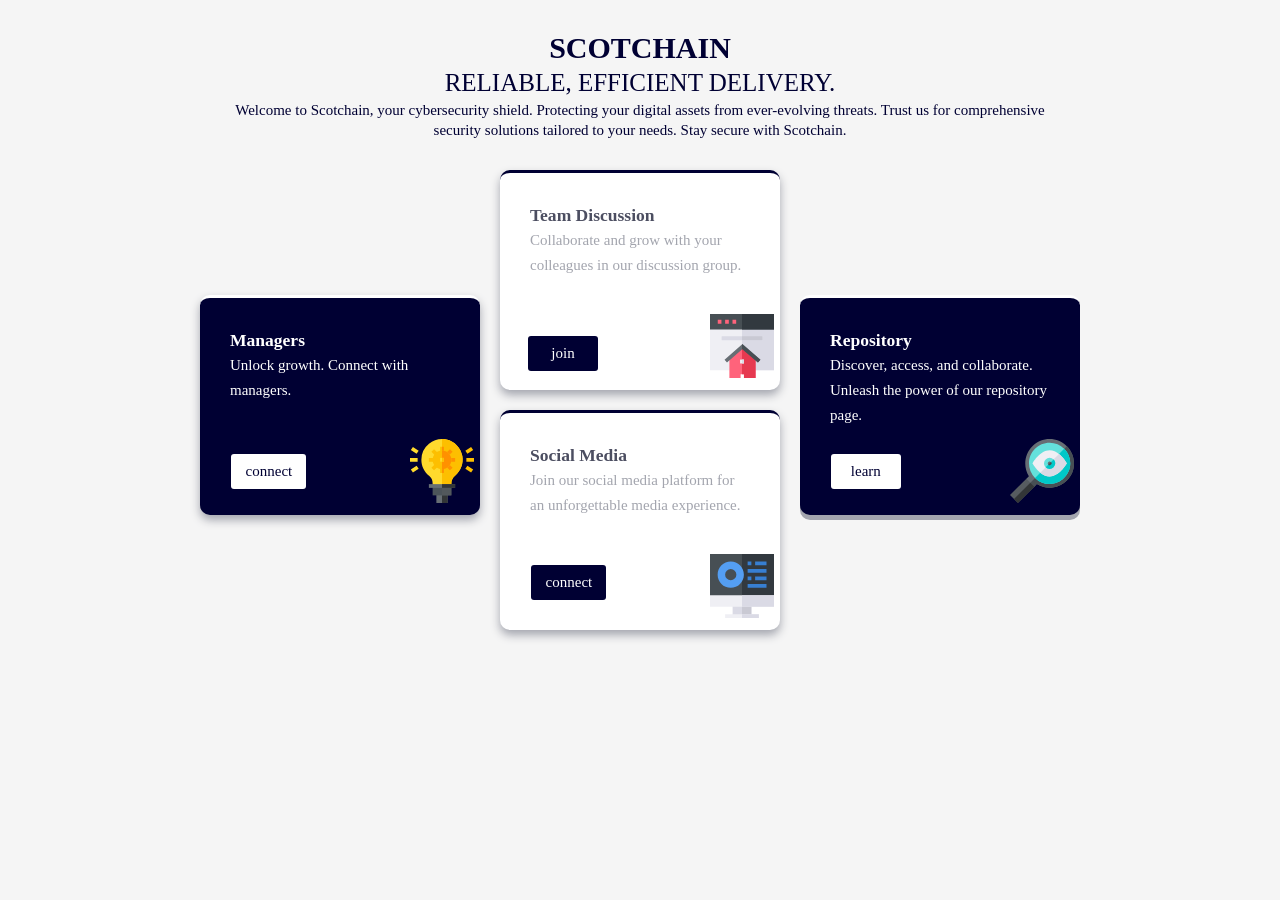
<file: index.html>
<!DOCTYPE html>
<html lang="en">
<head>
      <meta charset="UTF-8">
      <meta name="viewport" content="width=device-width, initial-scale=1.0">
      <link rel="icon" type="image/png" sizes="32x32" href="vect.JFIF">
      <link rel="stylesheet" type="text/css" href="style.css">
      <title>scotchain</title>
</head>
<body>
  <div class="container">
          
    <header class="badmus">

          <div class="section-1"> 

              <h1 class="head-1">SCOTCHAIN</h1>
              <h2 class="head-2">RELIABLE, EFFICIENT DELIVERY. </h2>

              <p>Welcome to Scotchain, your cybersecurity shield. Protecting your digital assets from ever-evolving threats. Trust us for comprehensive security solutions tailored to your needs. Stay secure with Scotchain. </p>

          </div>

          <div class="section-2">

                  <div class="sub-1">
                      <h3> Managers </h3>
                      <p> Unlock growth. Connect with managers. </p>
                      <img src="icon-karma.svg">
                      <a href="manage.html">connect</a>
                  </div>

                  <div class="sub-sect">

                    <div class="sub-2">
                          <h3> Team Discussion </h3>
                          <p>Collaborate and grow with your colleagues in our discussion group.</p>
                          <img src="icon-team-builder.svg">
                          <a href="team.html">join</a>
                      </div>

                      <div class="sub-3">
                          <h3> Social Media </h3>
                          <p>Join our social media platform for an unforgettable media experience. </p>
                          <img src="icon-calculator.svg">
                          <a href="social.html">connect</a>
                      </div>

                    </div>

                  <div class="sub-4">
                      <h3> Repository </h3>
                      <p> Discover, access, and collaborate. Unleash the power of our repository page.</p>
                      <img src="icon-supervisor.svg">
                      <a href="https://github.com/Scotchain/repository">learn</a>
                  </div>

          </div>

    </header>

  </div>

</body>
</html>
</file>
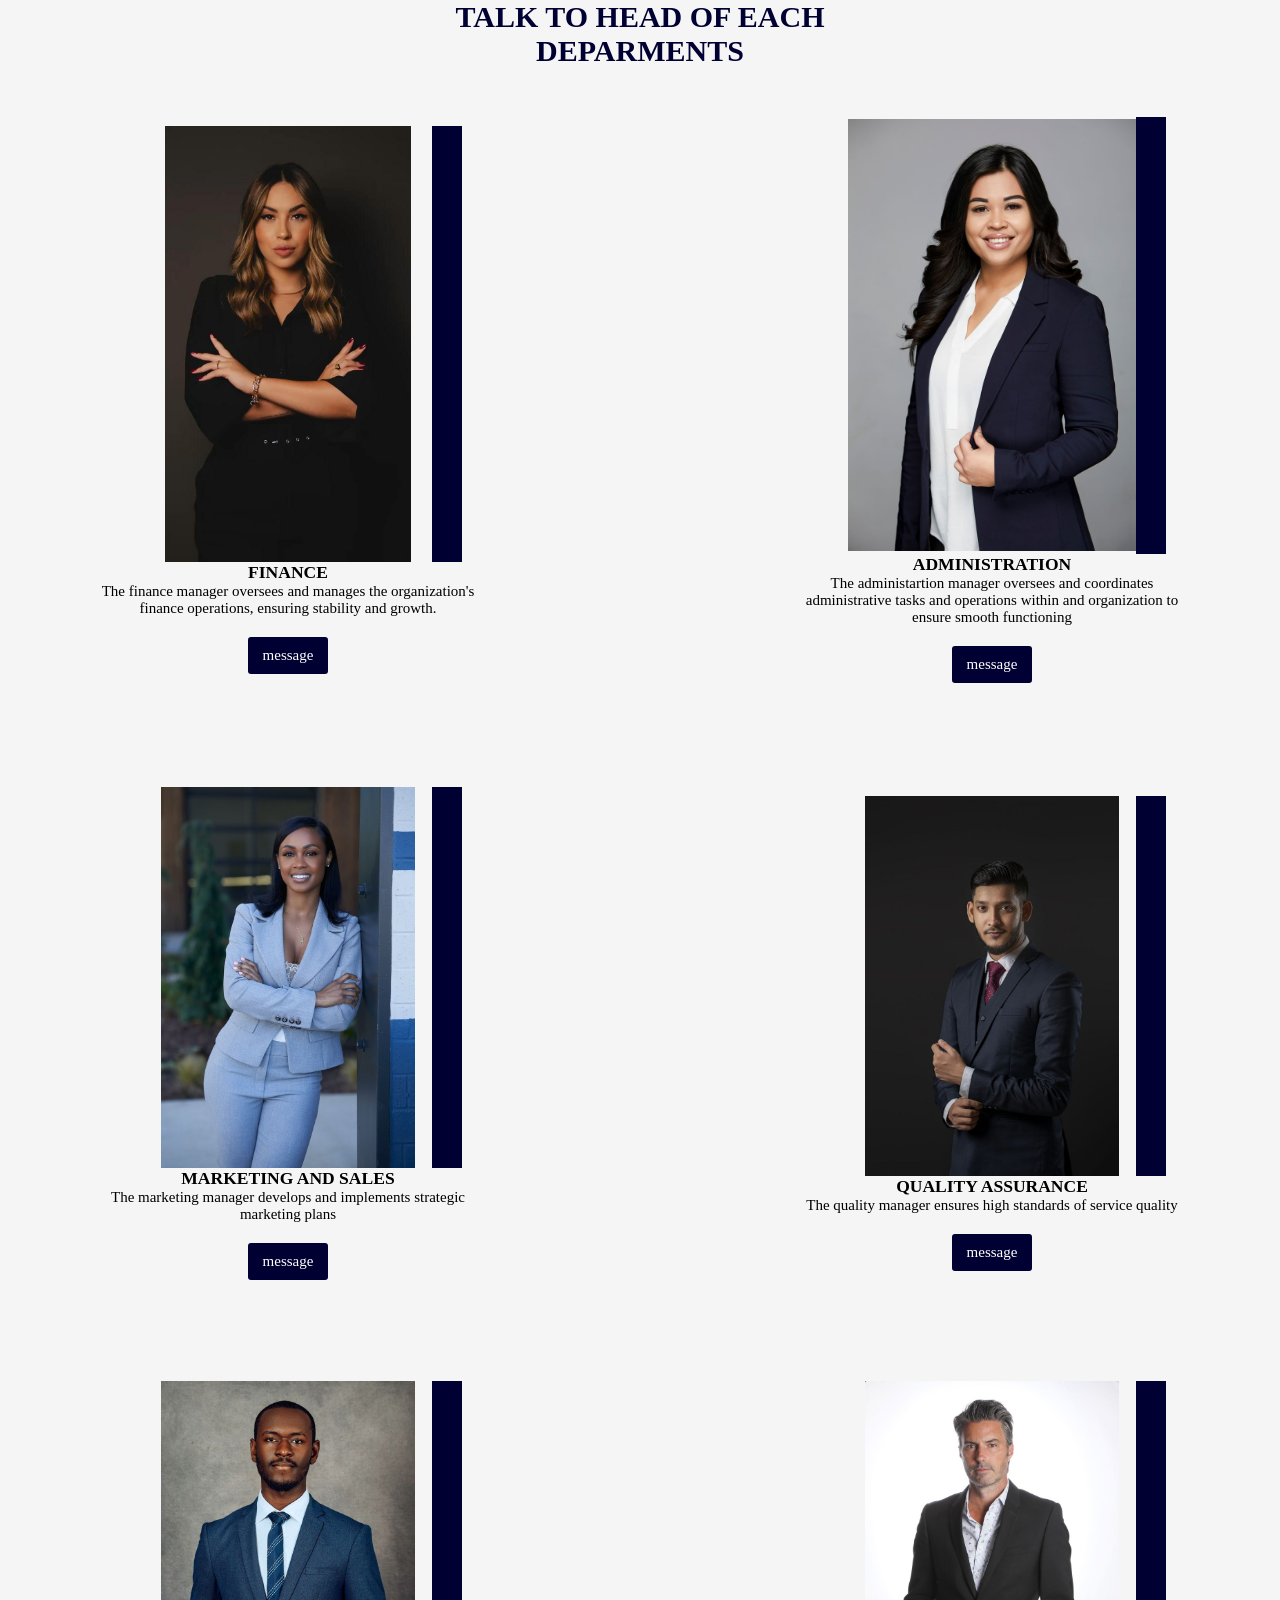
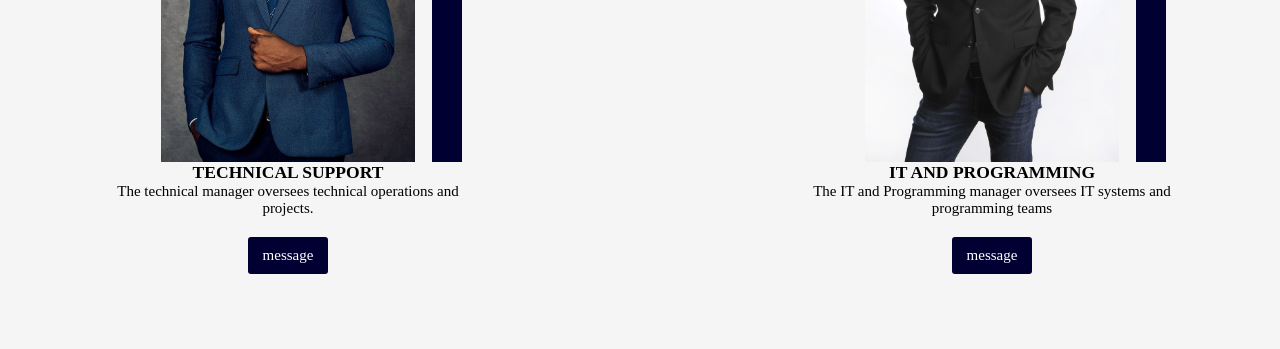
<file: manage.html>
<!DOCTYPE html>
<html>
<head>
	<meta charset="utf-8">
	<meta name="viewport" content="width=device-width, initial-scale=1">
	<link rel="icon" type="image/png" sizes="32x32" href="vect.JFIF">
    <link rel="stylesheet" type="text/css" href="style.css">
	<title>Manager</title>
</head>
<body>

	<div class="talk">
		  		<h1>TALK TO HEAD OF EACH <br> DEPARMENTS</h1>
		  	</div>

		  <div class="team-container">

		    <div class="team-card">
		      <img src="finance.jpg" alt="finance Manager">
		      <h3>FINANCE</h3>
		      <p>The finance manager oversees and manages the organization's finance operations, ensuring stability and growth. </p>
		      <a href="team.html">message</a>
		    </div>
		    <div class="team-card">
		      <img src="admin.jpg" alt="admin manager" >
		      <h3>ADMINISTRATION</h3>
		      <p>The administartion manager oversees and coordinates administrative tasks and operations within and organization to ensure smooth functioning</p>
		      <a href="team.html">message</a>
		    </div>
		    <div class="team-card">
		      <img src="marketing.jpg" alt="marketing manager">
		      <h3>MARKETING AND SALES</h3>
		      <p>The marketing manager develops and implements strategic marketing plans</p>
		      <a href="team.html">message</a>
		    </div>
		    <div class="team-card">
		      <img src="quality-assurance.jpg" alt="quality manager">
		      <h3>QUALITY ASSURANCE</h3>
		      <p>The quality manager ensures high standards of service quality</p>
		      <a href="team.html">message</a>
		    </div>
		     <div class="team-card">
		      <img src="technical-support.jpg" alt="Technical manager">
		      <h3>TECHNICAL SUPPORT</h3>
		      <p>The technical manager oversees technical operations and projects. </p>
		      <a href="team.html">message</a>
		    </div>
		     <div class="team-card">
		      <img src="programming.jpg" alt="it manager">
		      <h3>IT AND PROGRAMMING</h3>
		      <p>The IT and Programming manager oversees IT systems and programming teams</p>
		      <a href="team.html">message</a>
		    </div>
		  </div>


</body>
</html>
</file>
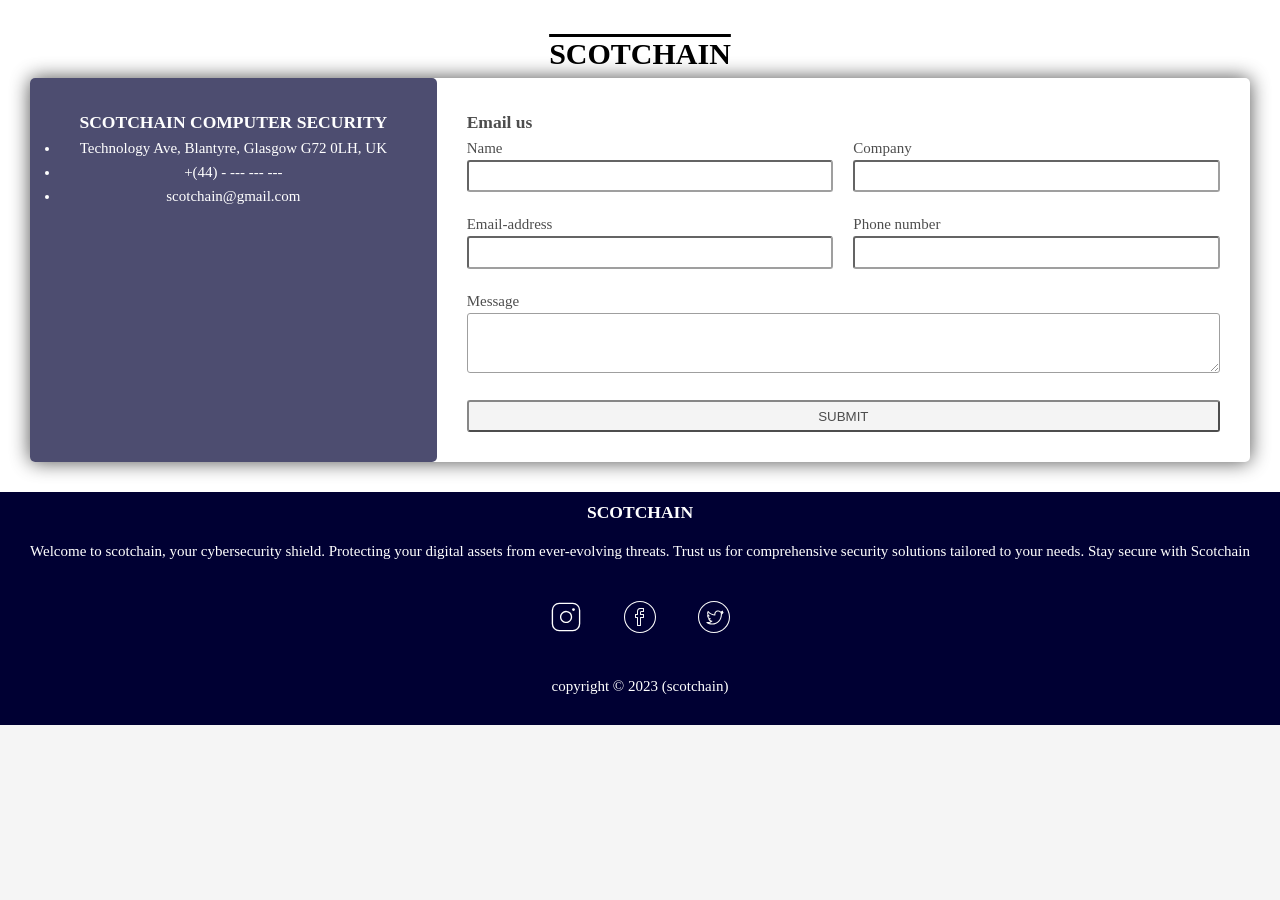
<file: social.html>
<!DOCTYPE html>
<html>
<head>
	<meta charset="utf-8">
	<meta name="viewport" content="width=device-width, initial-scale=1">
	<link rel="icon" type="image/png" sizes="32x32" href="vect.JFIF">
    <link rel="stylesheet" type="text/css" href="style.css">
	<title>social</title>
</head>
<body>

	<div class="social_container"> 
				
		<div class="content">
				<h1 class="brand">SCOTCHAIN </h1>
			<div class="wrapper">

			<div class="company-info">

					<h3> SCOTCHAIN COMPUTER SECURITY </h3>
						<ul>
							<li> Technology Ave, Blantyre, Glasgow G72 0LH, UK</li>
							<li> +(44) - --- --- --- </li>
							<li> scotchain@gmail.com</li>
						</ul>
			</div>

			<div class="contact">
				<h3>Email us</h3>
				<form>
					<p>
						<label> Name </label>
						<input type="text" name="name">
					</p>
					<p>
						<label> Company </label>
						<input type="text" name="company">
					</p>
					<p>
						<label> Email-address </label>
						<input type="email" name="email">
					</p>
					<p>
						<label> Phone number </label>
						<input type="text" name="phone">
					</p>
					<p class="full">
						<label> Message </label>
						<textarea name="message" rows="3"> </textarea>
					</p>
					<p class="full">
						<button>SUBMIT</button>
					</p>


				</form>
				

			</div>
		</div>

				

		</div>
		  	<div class="footer">
				<h3>SCOTCHAIN</h3>
				<p>Welcome to scotchain, your cybersecurity shield. Protecting your digital assets from ever-evolving threats. Trust us for comprehensive security solutions tailored to your needs. Stay secure with Scotchain </p>

				<ul>

					<li>
						<a href="#"><img src="instagram.svg"></a>
					</li>

					<li>
						<a href="#"> <img src="icon-facebook.svg"> </a>
					</li>

					<li>
						<a href="#"><img src="icon-twitter.svg"></a>
					</li>
					
				</ul>
				
				<p>copyright &copy 2023 (scotchain) </p>   
		</div>

	</div>

</body>
</html>
</file>
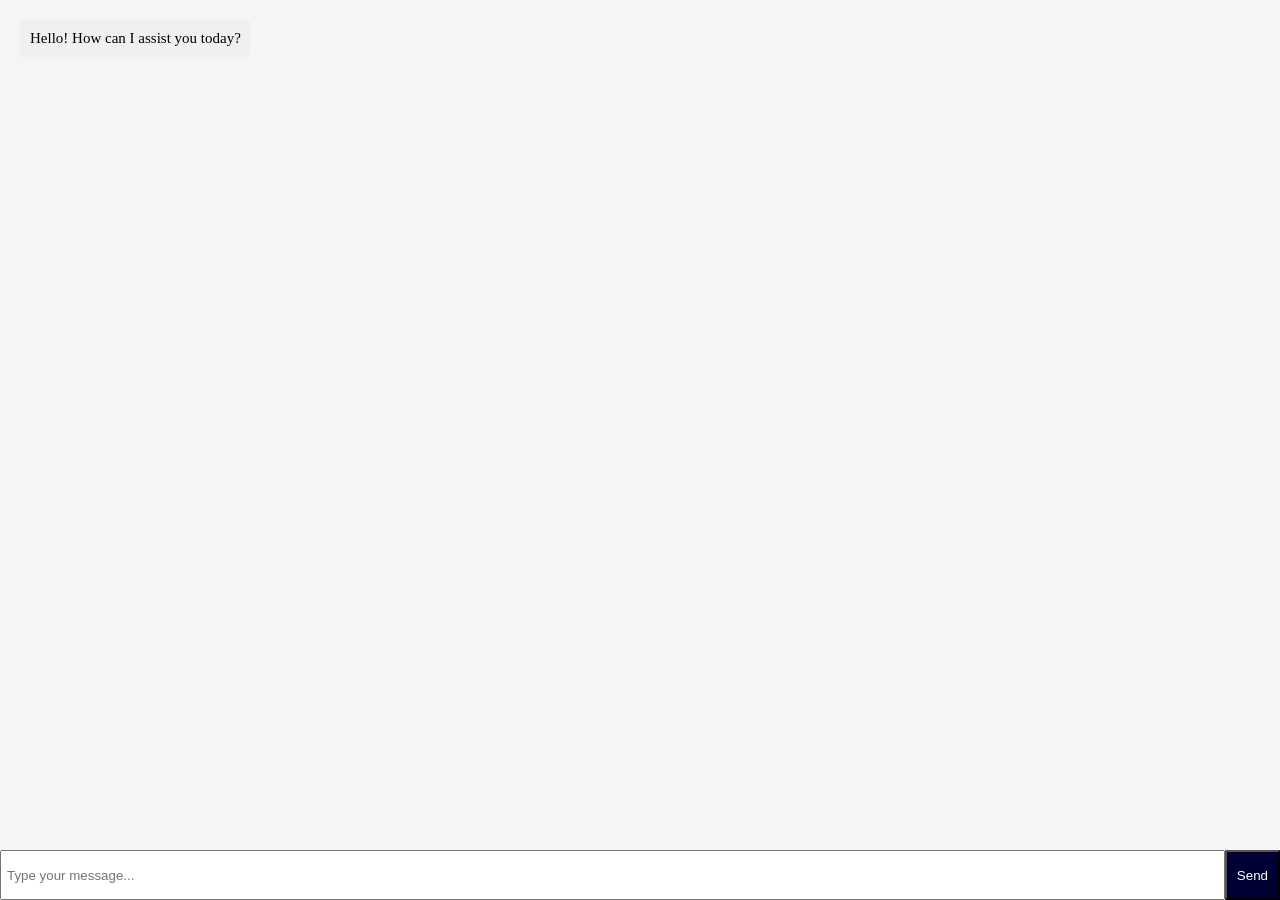
<file: team.html>
<!DOCTYPE html>
<html>
<head>
	<meta charset="utf-8">
	<meta name="viewport" content="width=device-width, initial-scale=1">
	<link rel="icon" type="image/png" sizes="32x32" href="vect.JFIF">
    <link rel="stylesheet" type="text/css" href="style.css">
    <script src="script.js"></script>
	<title>Team Discussion</title>
</head>
<body>
 
  <div class="chat-container">

    <div class="chat-log" id="chatLog">
      <div class="chat-entry bot">
        <div class="message">Hello! How can I assist you today?</div>
      </div>
    </div>

    <div class="chat-input">
      <input type="text" id="userInput" placeholder="Type your message..." />
      <button id="sendBtn">Send</button>
    </div>
    
  </div>

  <script src="script.js"></script>

</body>


</html>
</file>
<file: style.css>
@import: url(https://fonts.google.com/specimen/Poppins);
* {
	box-sizing: border-box;
	margin: 0;
	padding: 0;
}
body {
	max-width: 1440px;
	font-size: 15px;
	font-family: Garamond;
	font-weight: 200 400 600;
	background-color: whitesmoke;	
}

.container {
	max-width: 900px;
	display: grid;
	align-items: center;
	justify-content: center;
	margin: 0 auto;
	padding: 10px;
}

.section-1 {
	padding: 20px;
	text-align: center;
	line-height: 35px;
}

.head-1 {
	color: hsl(240, 100%, 10%);
}

.head-2 {
	color: hsl(240, 100%, 10%);
	font-size: 25px;
	font-weight: 15;
}

.section-1 p {
	color: hsl(240, 100%, 10%);
	font-size: 15px;
	line-height: 20px;
}

.section-2 {
	display: flex;
	justify-content:center;
}

.sub-1 {
	width: 280px;
	height: 220px;
	background-color: hsl(240, 100%, 10%);
	padding: 30px;
	border-radius: 10px;
	margin: 10px;
	margin-top: 15%;
	position: relative;
	border-top: 3px solid white;
	line-height: 25px;
	box-shadow: 0 5px 10px hsl(229, 6%, 66%);	
}

.sub-1 img {
	position: absolute;
	left: 75%;
	top: 65%;
}

.sub-1 h3 {
	color: white;
}

.sub-1 p {
	color: white;
	font-size: 15px;
}

.sub-1 a {
	position: absolute;
	text-decoration: none;
	color: hsl(240, 100%, 10%);
	background-color: white;
	width: 75px;
	padding: 5px;
	border-radius: 3px;
	text-align: center;
	right: 62%;
	top: 72%;
}

.sub-2 {
	width: 280px;
	height: 220px;
	background-color: white;
	padding: 30px;
	border-radius: 10px;
	margin: 10px;
	border-top: 3px solid hsl(240, 100%, 10%);
	position: relative;
	line-height: 25px;
	box-shadow: 0 5px 10px hsl(229, 6%, 66%);	
}

.sub-2 img {
	position: absolute;
	left: 75%;
	top: 65%;
}

.sub-2 h3 {
	color: hsl(234, 12%, 34%);
}

.sub-2 p {
	color: hsl(229, 6%, 66%);
	font-size: 15px;
}

.sub-2 a {
	position: absolute;
	text-decoration: none;
	color: white;
	background-color: hsl(240, 100%, 10%);
	width: 70px;
	padding: 5px;
	border-radius: 3px;
	text-align: center;
	right: 65%;
	top: 75%;
}

.sub-3 {
	width: 280px;
	height: 220px;
	background-color: white;
	padding: 30px;
	border-radius: 10px;
	margin: 10px;
	border-top: 3px solid hsl(240, 100%, 10%) ;
	position: relative;
	line-height: 25px;
	box-shadow: 0 5px 10px hsl(229, 6%, 66%);	
}

.sub-3 img {
	position: absolute;
	left: 75%;
	top: 65%;
}

.sub-3 h3 {
	color: hsl(234, 12%, 34%);
}

.sub-3 p {
	color: hsl(229, 6%, 66%);
	font-size: 15px;
}

.sub-3 a {
	position: absolute;
	text-decoration: none;
	color: white;
	background-color: hsl(240, 100%, 10%);
	width: 75px;
	padding: 5px;
	border-radius: 3px;
	text-align: center;
	right: 62%;
	top: 70%;
}

.sub-4 {
	width: 280px;
	height: 220px;
	background-color: hsl(240, 100%, 10%);
	padding: 30px;
	border-radius: 10px;
	margin: 10px;
	margin-top: 15%;
	border-top: 3px solid white;
	position: relative;
	line-height: 25px;
	box-shadow: 0 5px hsl(229, 6%, 66%);	
}

.sub-4 img {
	position: absolute;
	left: 75%;
	top: 65%;
}

.sub-4 h3 {
	color: white;
}

.sub-4 p {
	color: white;
	font-size: 15px;
}

.sub-4 a {
	position: absolute;
	text-decoration: none;
	color: hsl(240, 100%, 10%);
	background-color: white;
	padding: 5px;
	width: 70px;
	border-radius: 3px;
	text-align: center;
	right: 64%;
	top: 72%;
}

.sub-sect {
	display: flex;
	flex-direction: column;
}
.attribution p {
	color: hsl(229, 6%, 66%);
	font-size: ;
}
.attribution a {
	text-decoration: none;
	color: hsl(234, 12%, 34%);
	font-size: 15px;
}

/*========================================SOCIAL====================================================*/
* {
	box-sizing: border-box;
}

/*=================THE CONTENET==============*/
.content {
	background-color: white;
	color: black;
	line-height: 1.6;
	padding: 2em;

}
.brand {
	text-align: center;
	text-decoration: overline;
}
.brand span {
	color: hsl(240, 100%, 10%);
}
.company-info{
	background: hsl(240, 100%, 10%);
	color: white;
	border-radius: 5px;
}
.company-info h3 {
	text-align: center;
}
.company-info ul li {
	text-align: center;
}
.wrapper{
	box-shadow: 0 0 20px 0 black;
	opacity:0.7;
	border-radius: 5px;
}
.wrapper > *{
	padding: 1.5em;
}

/*================FORM STYLE================*/
.contact form {
	display: grid;
	grid-template-columns: 1fr 1fr;
	grid-gap: 20px;
}

.contact form label {
	display: block;
}

.contact form p{
	margin: 0;
}

.contact form .full{
	grid-column: 1/3;	
}

.contact form button, .contact form input, .contact form textarea{
	width: 100%;
	padding: 0.5em;
	border-radius: 3px;
}
.contact form button{
	border-radius: 3px;
}
.contact form button:Hover{
	background-color: hsl(240, 100%, 10%);
	transition: 2s;
	color: white;
}


/*=================THE FOOTER ===============*/
.footer {
	position: relative;
	background-color: hsl(240, 100%, 10%); 
	color: white;
	padding: 10px;
	text-align: center;

}
.footer h3 {
	position: relative;
	text-align: center;
	margin: 0px;
}
.footer p {
	text-align: center;
	margin: 20px;
}
.footer ul{
	list-style: none;
	display: flex;
	flex-direction: row;
	align-items: center;
	justify-content: center;
	justify-items: space-between;
	margin: 20px;

}
.footer li {
	margin: 20px;
}
/*=============MEDIA QUERY============*/
@media(min-width: 700px) {
	.wrapper{
		display: grid;
		grid-template-columns: 1fr 2fr;

	}

	.wrapper > *{

		padding: 2em;

	}

}



/*========================================TEAM DISCUSSION===========================================*/
.chat-container {
  width: 100%;
  height: 100%;
  display: flex;
  flex-direction: column;
  justify-content: flex-start;
  align-items: center;
  padding: 20px;
  box-sizing: border-box;
}

.chat-log {
  flex-grow: 1;
  width: 100%;
  overflow-y: scroll;
}

.chat-entry {
  margin-bottom: 10px;
  display: flex;
}

.bot .message {
  background-color: #f1f0f0;
  color: #000;
  padding: 10px;
  border-radius: 5px;
  margin-right: auto;
}

.user .message {
  background-color: hsl(240, 100%, 10%);
  color: #fff;
  padding: 10px;
  border-radius: 5px;
  margin-left: auto;
  text-align: right;
}

.chat-input {
  margin-top: 10px;
  width: 100%;
  display: flex;
  align-items: center;
  position: fixed;
  bottom: 0;
  left: 0;
}

.chat-input input[type="text"] {
  flex-grow: 1;
  padding: 5px;
  height: 50px;
  border-radius: 5px solid hsl(240, 100%, 10%);
}

.chat-input button {
	background-color: hsl(240, 100%, 10%);
	color: white;
	height: 50px;
  padding: 5px 10px;
}

/*=======================================================MANAGERS==========================================*/

/* CSS for desktop view */

.talk h1 {
	color: hsl(240, 100%, 10%);
	text-align: center;
	margin-bottom: 20px;

}

.team-container {
  display: flex;
  flex-wrap: wrap;
  justify-content: space-between;
}
.team-card {
  width: 45%;
  margin-bottom: 50px;
  display: flex;
  flex-direction: column;
  align-items: center;
  justify-content: center;
}
.team-card img {
	height: 70%;
	width: 50%;
	object-fit: contain;
	box-shadow: 30px 0px hsl(240, 100%, 10%);
}
.team-card p {
	text-align: center;
	padding: 0 90px;
}
.team-card a {
	text-decoration: none;
	color: white;
	text-align: center;
	background-color: hsl(240, 100%, 10%);
	margin-top: 20px;
	padding: 10px;
	border-radius: 3px;
	width: 80px;

}



/* CSS for mobile view */
@media (max-width: 767px) {
.talk h1 {
	color: hsl(240, 100%, 10%);
	text-align: center;
	margin-bottom: 50px;
}

  .team-container {
    flex-direction: column;
  }
  
  .team-card {
    width: 100%;
    display: flex;
    align-items: center;
    justify-content: space-between;
  }
  .team-card h3 {
  	margin-left: 30px;
  }
  .team-card p {
  	margin-left: 30px;
  	text-align: center;

  }
  .team-card a {
  	margin-left: 30px;
  }
}


/*=========================================================MEDIA QUERY=============================================*/

@media (max-width: 700px) {
	.container {
		max-width:400px;
	}

	.section-1 p {
		margin: 20px;
	}

	.section-2 {
		max-width: 400px;
		display: flex;
		align-items: center;
		justify-content: center;
		flex-direction: column;
	}

	.sub-1 {
		margin-top: initial;
		margin: 10px;
	}

	.sub-4 {
		margin-top: initial;
		margin: 10px;
	}
	
}
</file>
